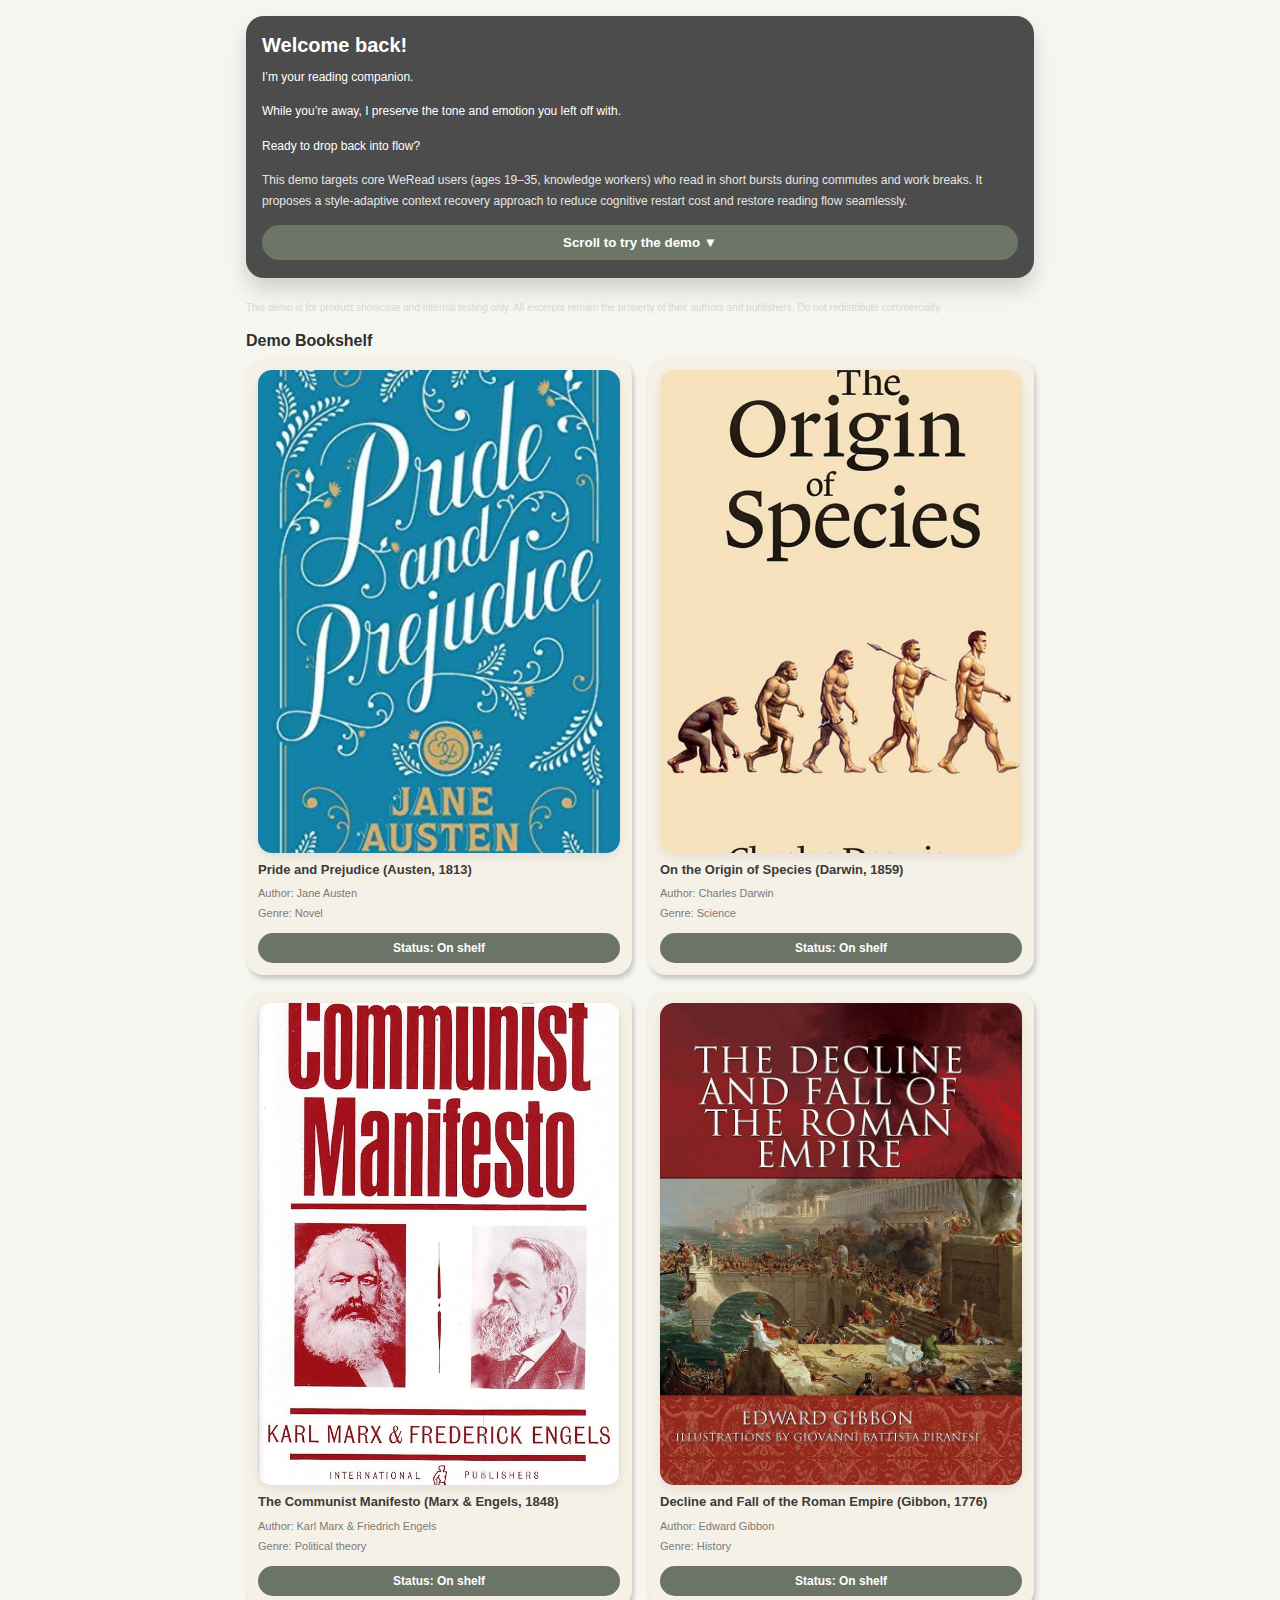
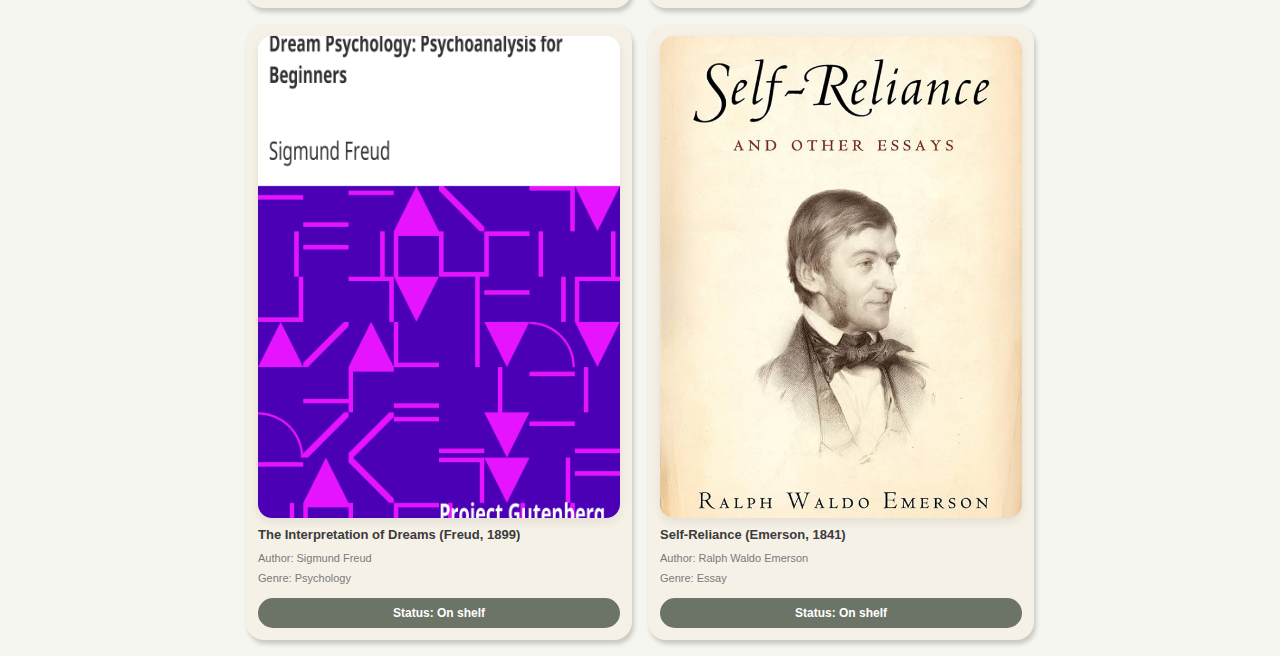
<file: index.html>
<!doctype html>
<html lang="en">
<head>
  <meta charset="UTF-8" />
  <meta name="viewport" content="width=device-width, initial-scale=1" />
  <meta http-equiv="Cache-Control" content="no-store" />
  <title>Reading Continuity Demo</title>
  <link rel="stylesheet" href="styles.css" />
</head>
<body class="library-page">
  <header>
    <div class="hero">
      <h1>Welcome back!</h1>
      <p class="subtitle">I’m your reading companion.</p>
      <p class="subtitle">While you’re away, I preserve the tone and emotion you left off with.</p>
      <p class="subtitle">Ready to drop back into flow?</p>
      <p>This demo targets core WeRead users (ages 19–35, knowledge workers) who read in short bursts during commutes and work breaks. It proposes a style-adaptive context recovery approach to reduce cognitive restart cost and restore reading flow seamlessly.</p>
      <button class="hero-cta">Scroll to try the demo <span aria-hidden="true">▼</span></button>
    </div>
  </header>

  <main>
    <p class="disclaimer">This demo is for product showcase and internal testing only. All excerpts remain the property of their authors and publishers. Do not redistribute commercially.</p>
    <section class="library">
      <h2>Demo Bookshelf</h2>
      <div class="shelf">
        <a class="book" href="reader.html?file=bird.txt">
          <img class="cover" src="assets/covers/bird.jpg?v=3" alt="Pride and Prejudice cover" loading="lazy" />
          <div class="title">Pride and Prejudice (Austen, 1813)</div>
          <div class="author">Author: Jane Austen</div>
          <div class="genre">Genre: Novel</div>
          <div class="status">Status: On shelf</div>
        </a>
        <a class="book" href="reader.html?file=logic.txt">
          <img class="cover" src="assets/covers/logic.jpg?v=3" alt="On the Origin of Species cover" loading="lazy" />
          <div class="title">On the Origin of Species (Darwin, 1859)</div>
          <div class="author">Author: Charles Darwin</div>
          <div class="genre">Genre: Science</div>
          <div class="status">Status: On shelf</div>
        </a>
        <a class="book" href="reader.html?file=frog.txt">
          <img class="cover" src="assets/covers/frog.jpg?v=3" alt="The Communist Manifesto cover" loading="lazy" />
          <div class="title">The Communist Manifesto (Marx & Engels, 1848)</div>
          <div class="author">Author: Karl Marx &amp; Friedrich Engels</div>
          <div class="genre">Genre: Political theory</div>
          <div class="status">Status: On shelf</div>
        </a>
        <a class="book" href="reader.html?file=ming.txt">
          <img class="cover" src="assets/covers/ming.jpg?v=3" alt="Decline and Fall of the Roman Empire cover" loading="lazy" />
          <div class="title">Decline and Fall of the Roman Empire (Gibbon, 1776)</div>
          <div class="author">Author: Edward Gibbon</div>
          <div class="genre">Genre: History</div>
          <div class="status">Status: On shelf</div>
        </a>
        <a class="book" href="reader.html?file=talk.txt">
          <img class="cover" src="assets/covers/talk.jpg?v=3" alt="The Interpretation of Dreams cover" loading="lazy" />
          <div class="title">The Interpretation of Dreams (Freud, 1899)</div>
          <div class="author">Author: Sigmund Freud</div>
          <div class="genre">Genre: Psychology</div>
          <div class="status">Status: On shelf</div>
        </a>
        <a class="book" href="reader.html?file=up.txt">
          <img class="cover" src="assets/covers/up.jpg?v=3" alt="Self-Reliance cover" loading="lazy" />
          <div class="title">Self-Reliance (Emerson, 1841)</div>
          <div class="author">Author: Ralph Waldo Emerson</div>
          <div class="genre">Genre: Essay</div>
          <div class="status">Status: On shelf</div>
        </a>
      </div>
    </section>
  </main>
</body>
</html>
</file>
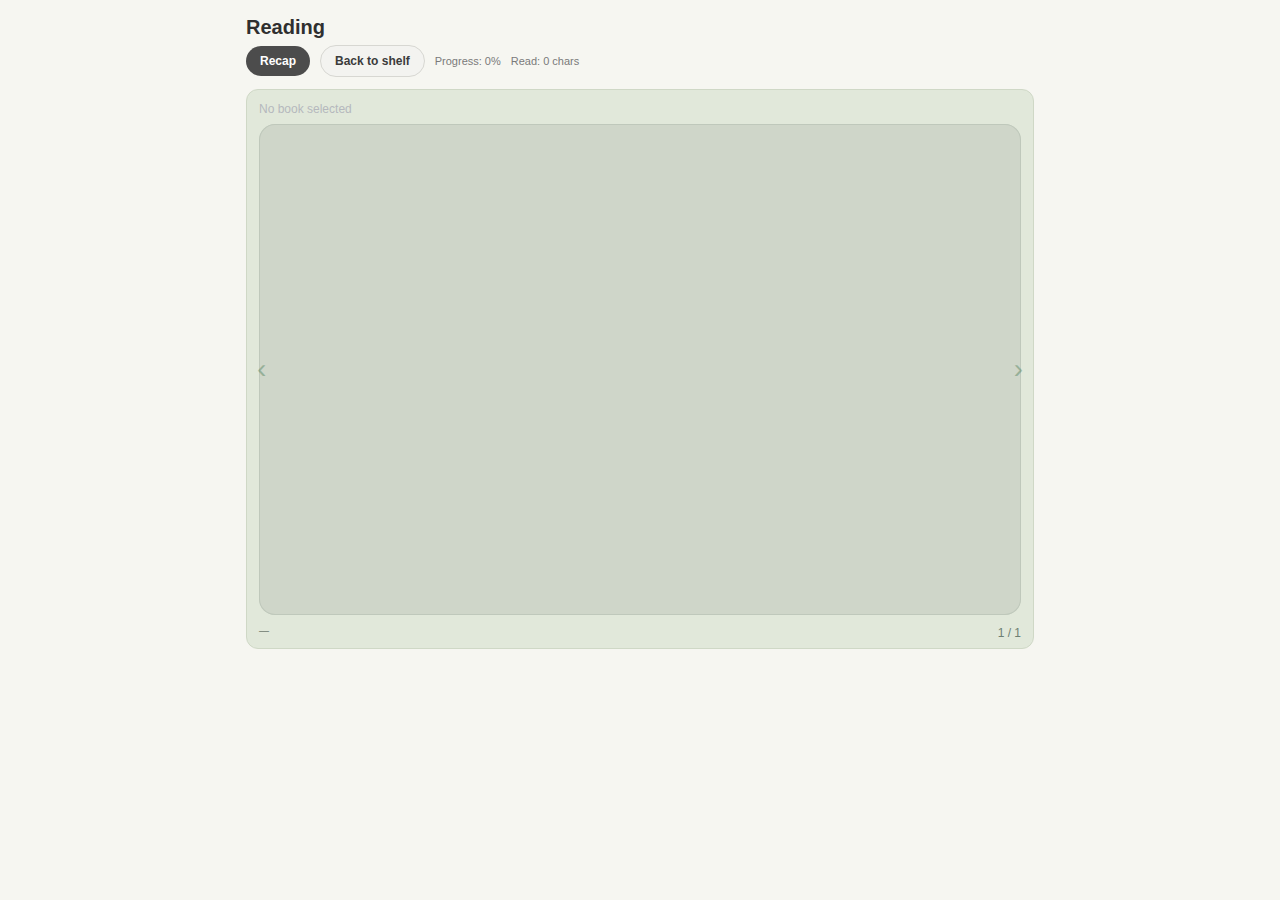
<file: reader.html>
<!doctype html>
<html lang="en">
<head>
  <meta charset="UTF-8" />
  <meta name="viewport" content="width=device-width, initial-scale=1" />
  <meta http-equiv="Cache-Control" content="no-store" />
  <title>Reading</title>
  <link rel="stylesheet" href="styles.css" />
</head>
<body>
  <header>
    <h1 id="title">Reading</h1>
    <div class="reader-controls">
      <button class="pill" id="recapBtn" disabled>Recap</button>
      <a class="pill light" href="index.html">Back to shelf</a>
      <span class="progress-inline" id="progressText">Progress: 0%</span>
      <span class="progress-inline" id="readScope">Read: 0 chars</span>
    </div>
  </header>

  <main>
    <section class="controls" style="display:none"></section>

    <section class="reader" id="readerWrap">
      <div id="readerTitle">Loading…</div>
      <!-- front matter removed -->
      <div id="reader" class="reader-page"></div>
      <div id="copyright" class="copyright">—</div>
      <div class="tap-zone left" id="prevZone"></div>
      <div class="tap-zone right" id="nextZone"></div>
      <div class="page-indicator" id="pageIndicator">1 / 1</div>
      <div class="nav-arrow left">‹</div>
      <div class="nav-arrow right">›</div>
    </section>

    <div id="recapModal" class="modal hidden">
      <div class="modal-content">
        <div class="modal-header">
          <h2>Recap</h2>
          <button id="closeModal">Close</button>
        </div>
        <div class="recap-box">
          <div class="recap-item" id="recapSingle">
            <!-- title removed -->
            <div class="loading" id="recapLoading" style="display:none;">
              <span class="spinner"></span>
              <span>Generating recap...</span>
            </div>
            <p id="summary">—</p>
          </div>
          <div class="recap-item" id="roleBlock" style="display:none;">
            <h3>Role description (Step 1)</h3>
            <p id="roleDef">—</p>
          </div>
          <div class="recap-item">
            <p id="confidence" class="privacy-note">🔒 Privacy mode: the recap is generated only from local context; the full book is not uploaded. AI output is for memory assistance—please refer to the original text.</p>
          </div>
        </div>
      </div>
    </div>
  </main>

  <script>
  const recapBtn = document.getElementById('recapBtn');
  const reader = document.getElementById('reader');
  const readerWrap = document.getElementById('readerWrap');
  const readerTitle = document.getElementById('readerTitle');
  const progressText = document.getElementById('progressText');
  const readScope = document.getElementById('readScope');
  const summaryEl = document.getElementById('summary');
  const recapSingle = document.getElementById('recapSingle');
  const recapABCBlocks = Array.from(document.querySelectorAll('.recap-abc'));
  const recapLoading = document.getElementById('recapLoading');
  const roleBlock = document.getElementById('roleBlock');
  const roleDefEl = document.getElementById('roleDef');
  // keywords/lead removed for backend output
  const pageIndicator = document.getElementById('pageIndicator');
  const copyright = document.getElementById('copyright');
  const prevZone = document.getElementById('prevZone');
  const nextZone = document.getElementById('nextZone');
  const recapModal = document.getElementById('recapModal');
  const closeModal = document.getElementById('closeModal');
  const titleEl = document.getElementById('title');

  let fullText = '';
  let pages = [];
  let pageIndex = 0;
  let bookId = '';
  let lastRecapPage = -1;

  const IS_LOCAL = ['localhost', '127.0.0.1'].includes(location.hostname);
  const API_URL = IS_LOCAL
    ? 'http://localhost:8787/recap'
    : 'https://style-adaptive-reading-assistant-backend.onrender.com/recap';
  prevZone.addEventListener('click', () => flipPage(-1));
  nextZone.addEventListener('click', () => flipPage(1));
  recapBtn.addEventListener('click', openRecap);
  closeModal.addEventListener('click', () => recapModal.classList.add('hidden'));

  // swipe
  let startX = 0;
  readerWrap.addEventListener('touchstart', (e) => {
    startX = e.touches[0].clientX;
  }, { passive: true });
  readerWrap.addEventListener('touchend', (e) => {
    const endX = e.changedTouches[0].clientX;
    const dx = endX - startX;
    if (Math.abs(dx) > 40) {
      if (dx < 0) flipPage(1);
      else flipPage(-1);
    }
  });

  // long press recap
  let pressTimer = null;
  readerWrap.addEventListener('touchstart', () => {
    pressTimer = setTimeout(openRecap, 500);
  });
  readerWrap.addEventListener('touchend', () => clearTimeout(pressTimer));
  readerWrap.addEventListener('touchmove', () => clearTimeout(pressTimer));

  // save on background
  document.addEventListener('visibilitychange', () => {
    if (document.hidden) saveState();
  });

  const BOOK_TITLES = {
    'ming.txt': 'Decline and Fall of the Roman Empire (Gibbon, 1776)',
    'bird.txt': 'Pride and Prejudice (Austen, 1813)',
    'logic.txt': 'On the Origin of Species (Darwin, 1859)',
    'up.txt': 'Self-Reliance (Emerson, 1841)',
    'talk.txt': 'The Interpretation of Dreams (Freud, 1899)',
    'frog.txt': 'The Communist Manifesto (Marx & Engels, 1848)'
  };
  const BOOK_COPYRIGHT = {
    'ming.txt': 'Decline and Fall of the Roman Empire — Edward Gibbon. Excerpt used for demo; please support the original work.',
    'logic.txt': 'On the Origin of Species — Charles Darwin. Excerpt used for demo; please support the original work.',
    'bird.txt': 'Pride and Prejudice — Jane Austen. Excerpt used for demo; please support the original work.',
    'frog.txt': 'The Communist Manifesto — Karl Marx & Friedrich Engels. Excerpt used for demo; please support the original work.',
    'talk.txt': 'The Interpretation of Dreams — Sigmund Freud. Excerpt used for demo; please support the original work.',
    'up.txt': 'Self-Reliance — Ralph Waldo Emerson. Excerpt used for demo; please support the original work.'
  };

  const params = new URLSearchParams(location.search);
  const file = params.get('file');
  if (!file) {
    readerTitle.textContent = 'No book selected';
  } else {
    bookId = file;
    const title = BOOK_TITLES[file] || file;
    titleEl.textContent = title;
    readerTitle.textContent = `Title: ${title}`;
    copyright.textContent = BOOK_COPYRIGHT[file] || '';
    loadSample(file);
  }

  async function loadSample(fileName) {
    const title = BOOK_TITLES[fileName] || fileName;
    titleEl.textContent = title;
    readerTitle.textContent = `Title: ${title}`;
    const safeName = encodeURIComponent(fileName);
    const res = await fetch(`samples/${safeName}`);
    if (!res.ok) {
      readerTitle.textContent = `Load failed (${res.status})`;
      return;
    }
    const text = await res.text();
    loadText(text);

    // restore last position & auto recap
    const state = loadState();
    if (state && typeof state.pageIndex === 'number') {
      pageIndex = Math.min(state.pageIndex, pages.length - 1);
      renderPage();
      lastRecapPage = typeof state.lastRecapPage === 'number' ? state.lastRecapPage : -1;
    }
  }

  function loadText(text) {
    fullText = sanitize(text);
    pages = paginateWithToc(fullText, 2700);
    pageIndex = 0;
    renderPage();
    recapBtn.disabled = false;
  }

  function renderPage() {
    const page = pages[pageIndex] || '';
    reader.innerHTML = formatPage(page);
    if (!reader.textContent.trim()) {
      reader.textContent = page;
    }
    pageIndicator.textContent = `${pageIndex + 1} / ${pages.length || 1}`;
    updateProgress();
  }

  function flipPage(dir) {
    if (!pages.length) return;
    const next = Math.min(Math.max(0, pageIndex + dir), pages.length - 1);
    if (next === pageIndex) return;
    reader.classList.add(dir > 0 ? 'turn-next' : 'turn-prev');
    setTimeout(() => {
      pageIndex = next;
      renderPage();
      reader.classList.remove('turn-next', 'turn-prev');
      saveState();
      window.scrollTo({ top: 0, behavior: 'instant' });
    }, 200);
  }

  function updateProgress() {
    if (!pages.length) return;
    const readChars = pages.slice(0, pageIndex + 1).join('').length;
    const progress = Math.min(1, readChars / fullText.length);
    progressText.textContent = `Progress: ${Math.round(progress * 100)}%`;
    readScope.textContent = `Read: ${readChars} chars`;
  }

  async function openRecap() {
    if (!pages.length) return;
    const start = Math.max(0, lastRecapPage + 1);
    const end = pageIndex;
    const rawText = pages.slice(start, end + 1).join('');
    const text = rawText.slice(-4000);
    if (!text.trim()) return;

    recapModal.classList.remove('hidden');
    try {
      recapSingle.style.display = 'block';
      roleBlock.style.display = 'none';
      recapLoading.style.display = 'flex';
      summaryEl.textContent = '';
      const r = await fetch(API_URL, {
        method: 'POST',
        headers: { 'Content-Type': 'application/json' },
        body: JSON.stringify({ text, bookId })
      });
      const data = await r.json();
      recapLoading.style.display = 'none';
      let out = data.output || data.error || '—';
      out = out.replace(/^\s*(summary[:：]|quick recap[:：]|recap[:：]|overview[:：])\s*/i, '');
      out = out.replace(/^(this (section|passage|part) (describes|covers|summarizes).{0,60}?[:：]?\s*)/i, '');
      summaryEl.textContent = out || '—';
      lastRecapPage = pageIndex;
      saveState();
    } catch (e) {
      recapLoading.style.display = 'none';
      summaryEl.textContent = 'Backend request failed: ' + String(e);
    }
  }

  function saveState() {
    if (!bookId || !pages.length) return;
    const state = {
      pageIndex,
      lastRecapPage,
      updatedAt: Date.now()
    };
    localStorage.setItem(`recap:${bookId}`, JSON.stringify(state));
  }

  function loadState() {
    try {
      const raw = localStorage.getItem(`recap:${bookId}`);
      return raw ? JSON.parse(raw) : null;
    } catch (e) { return null; }
  }

  function sanitize(text) {
    let t = text.replace(/\r/g, '');
    // normalize multiple blank lines: default max 2
    t = t.replace(/\n{3,}/g, '\n\n');

    // keep paragraph breaks, but merge single line breaks inside paragraphs
    // 1) protect paragraph breaks
    const PAR = '__PARA__';
    t = t.replace(/\n\n+/g, `\n${PAR}\n`);
    // 2) merge remaining single newlines into spaces
    t = t.replace(/\n+/g, ' ');
    // 3) restore paragraph breaks
    t = t.replace(new RegExp(`\\s*${PAR}\\s*`, 'g'), '\n\n');

    // if contains contents/foreword section, compress blank lines within those parts to 1
    if (/^\s*contents/m.test(t) || /^\s*(foreword|preface|introduction)/mi.test(t)) {
      t = t.replace(/(contents[\s\S]*?)(\n{3,})/gi, (m, p1) => p1.replace(/\n{2,}/g, '\n'));
      t = t.replace(/((foreword|preface|introduction)[\s\S]*?)(\n{3,})/gi, (m, p1) => p1.replace(/\n{2,}/g, '\n'));
    }
    return t.trim();
  }

  function paginate(text, size) {
    const pages = [];
    for (let i = 0; i < text.length; i += size) {
      let chunk = text.slice(i, i + size);
      // avoid ending a page with a single-letter token
      if (/\b[A-Za-z]\b\s*$/.test(chunk) && i + size < text.length) {
        // move the last single letter to the next page by trimming it here
        chunk = chunk.replace(/\b([A-Za-z])\b\s*$/, '');
        // adjust next page start by rewinding one character
        i -= 1;
      }
      pages.push(chunk);
    }

    // post-process: avoid starting a page with a single-letter token
    for (let p = 1; p < pages.length; p++) {
      const m = pages[p].match(/^\s*([A-Za-z])\s+/);
      if (m) {
        const letter = m[1];
        pages[p] = pages[p].replace(/^\s*([A-Za-z])\s+/, '');
        pages[p - 1] = (pages[p - 1] || '').replace(/\s*$/, '') + ' ' + letter + ' ';
      }
    }
    return pages;
  }

  function findFirstChapterIndex(text){
    const lines = text.split('\n');
    let offset = 0;
    for (const line of lines) {
      const trimmed = line.trim();
      if (/^contents/i.test(trimmed)) { offset += line.length + 1; continue; }
      if (/^(chapter|part|book)\s+[\divxlc]+/i.test(trimmed)) {
        return offset;
      }
      offset += line.length + 1;
    }
    return -1;
  }

  function paginateWithToc(text, size){
    return paginate(text, size);
  }

  function escapeHtml(str){
    return str.replace(/[&<>]/g, s => ({'&':'&amp;','<':'&lt;','>':'&gt;'}[s]));
  }

  function formatPage(text){
    let lines = text.split('\n');
    const merged = [];
    for (let i = 0; i < lines.length; i++) {
      const raw = lines[i];
      const line = raw.trim();
      if (!line) { merged.push(''); continue; }
      // merge single-character lines into next line
      if (line.length === 1 && i + 1 < lines.length) {
        lines[i + 1] = raw + lines[i + 1];
        continue;
      }
      merged.push(raw);
    }

    // fix orphan single letters at line start/end (display only; text not modified)
    for (let i = 0; i < merged.length; i++) {
      let cur = merged[i];
      if (!cur || !cur.trim()) continue;

      // if line starts with a single letter token, attach to previous line
      if (i > 0) {
        const m = cur.match(/^\s*([A-Za-z])\s+(.*)$/);
        if (m && merged[i - 1] && merged[i - 1].trim()) {
          merged[i - 1] = merged[i - 1].replace(/\s+$/,'') + m[1];
          cur = m[2];
        }
      }

      // if line ends with a single letter token, attach to next line
      if (i + 1 < merged.length) {
        const m2 = cur.match(/^(.*?)(?:\s|^)([A-Za-z])\s*$/);
        if (m2 && m2[1] && merged[i + 1] && merged[i + 1].trim()) {
          merged[i + 1] = m2[2] + merged[i + 1];
          cur = m2[1];
        }
      }

      merged[i] = cur;
    }

    const out = [];
    for (const raw of merged) {
      const line = raw.trim();
      if (!line) { out.push('<div class="para-gap"></div>'); continue; }
      if (isHeading(line)) {
        out.push(`<h2><strong>${escapeHtml(raw)}</strong></h2>`);
      } else {
        out.push(`<div>${escapeHtml(raw)}</div>`);
      }
    }
    return out.join('\n');
  }

  function isHeading(line){
    return /^(chapter|part|book)\s+[\divxlc]+|^(contents|preface|foreword|introduction|prologue|epilogue|appendix|afterword)/i.test(line);
  }

  function summarize(text) {
    const sentences = text.split(/(?<=[.!?])\s*/).filter(Boolean);
    const freq = wordFreq(text);
    const scored = sentences.map(s => ({ s, score: scoreSentence(s, freq) }))
      .sort((a,b) => b.score - a.score)
      .slice(0, 3)
      .map(x => x.s.trim());

    const keywords = Object.entries(freq)
      .sort((a,b) => b[1] - a[1])
      .slice(0, 8)
      .map(([w]) => w);

    return { summary: scored.join(' '), keywords, lead: scored[0] || '' };
  }

  function wordFreq(text) {
    const tokens = tokenize(text);
    const stop = new Set(['the','a','an','and','or','but','if','then','so','because','as','of','to','in','on','for','with','by','at','from','into','out','about','over','under','this','that','these','those','is','are','was','were','be','been','being','it','its','their','they','them','we','you','he','she','his','her','not','no','can','could','should','would','may','might','will','just','more','most','some','any','each','other']);
    const freq = {};
    for (const t of tokens) {
      if (stop.has(t)) continue;
      freq[t] = (freq[t] || 0) + 1;
    }
    return freq;
  }

  function tokenize(text) {
    const cleaned = text.replace(/[\d\p{P}\p{S}]/gu, ' ');
    const hasSpaces = /\s/.test(cleaned);
    if (hasSpaces) return cleaned.toLowerCase().split(/\s+/).filter(t => t.length >= 2);
    const chars = cleaned.replace(/\s+/g, '');
    const grams = [];
    for (let i = 0; i < chars.length - 1; i++) {
      const gram = chars.slice(i, i + 2);
      grams.push(gram);
    }
    return grams;
  }

  function scoreSentence(sentence, freq) {
    const tokens = tokenize(sentence);
    return tokens.reduce((sum, t) => sum + (freq[t] || 0), 0);
  }
  </script>
</body>
</html>
</file>
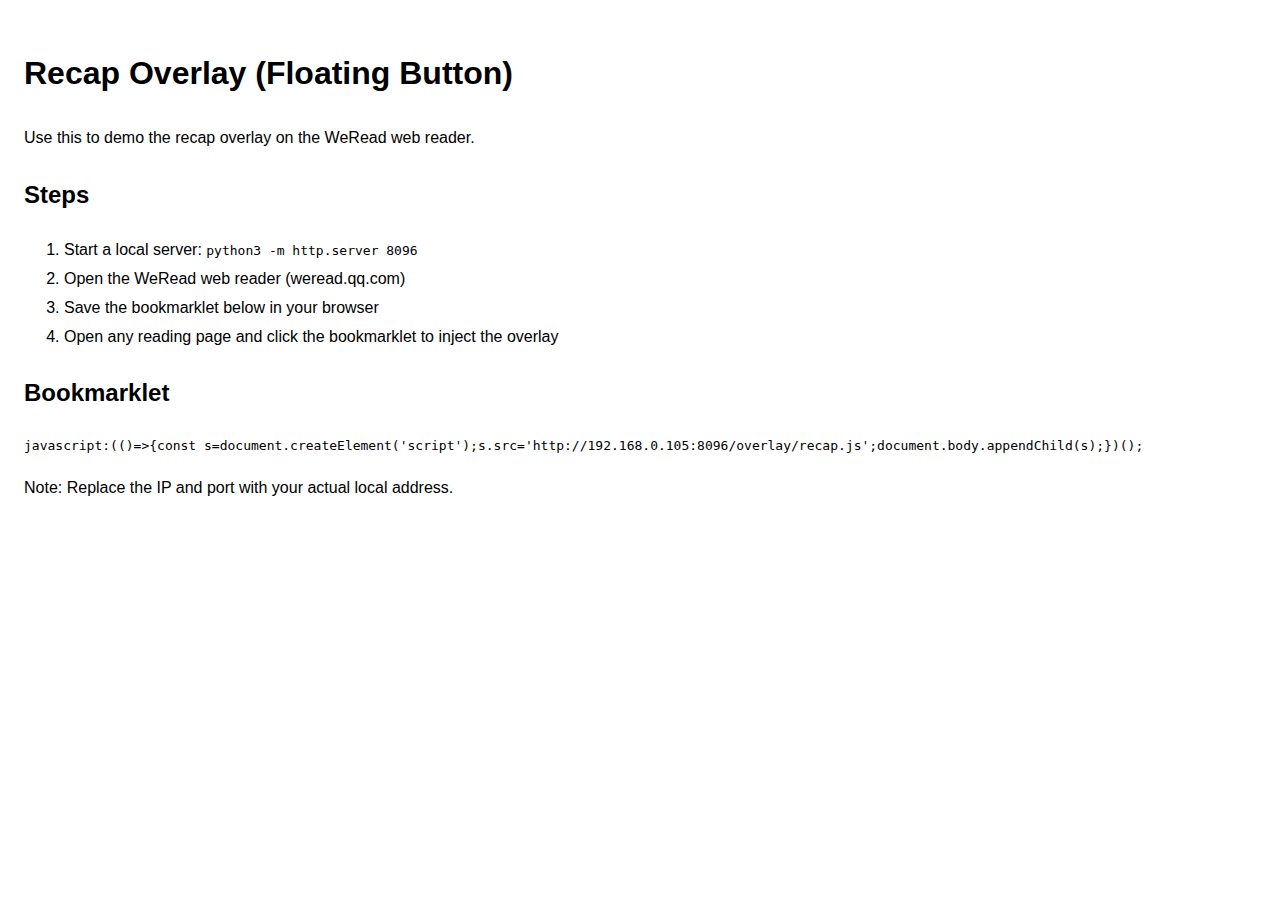
<file: overlay/README.html>
<!doctype html>
<html lang="en">
<head><meta charset="UTF-8"/><meta name="viewport" content="width=device-width, initial-scale=1"/><title>Recap Overlay Guide</title></head>
<body style="font-family:-apple-system,BlinkMacSystemFont,Helvetica Neue,sans-serif;line-height:1.8;padding:16px;">
<h1>Recap Overlay (Floating Button)</h1>
<p>Use this to demo the recap overlay on the WeRead web reader.</p>
<h2>Steps</h2>
<ol>
<li>Start a local server: <code>python3 -m http.server 8096</code></li>
<li>Open the WeRead web reader (weread.qq.com)</li>
<li>Save the bookmarklet below in your browser</li>
<li>Open any reading page and click the bookmarklet to inject the overlay</li>
</ol>
<h2>Bookmarklet</h2>
<pre>javascript:(()=>{const s=document.createElement('script');s.src='http://192.168.0.105:8096/overlay/recap.js';document.body.appendChild(s);})();</pre>
<p>Note: Replace the IP and port with your actual local address.</p>
</body></html>
</file>
<file: styles.css>
:root {
  --bg: #f6f6f1;
  --card: #eaf7ee;
  --text: #1f2b24;
  --muted: #5c7365;
  --accent: #4caf67;
  --ink: #2f2f2f;
  --sage: #cfd8cc;
  --pill: #6b7466;
  --cream: #f6f1e7;
}
* { box-sizing: border-box; }
body {
  margin: 0;
  font-family: -apple-system, BlinkMacSystemFont, "PingFang SC", "Helvetica Neue", sans-serif;
  background: var(--bg);
  color: var(--text);
  padding: 16px;
  max-width: 820px;
  margin: 0 auto;
}

body.library-page{
  background: var(--bg);
  color: var(--ink);
}
body.library-page header h1{ color: #ffffff; }
body.library-page .subtitle{ color: #ffffff; font-size: 12px; }
body.library-page section{ background: transparent; border: 0; padding: 0; }
body.library-page .book{ background: var(--cream); border: 0; }
body.library-page .book .cover{ background:#f2f2f2; }
body.library-page .book .title{ color: #3b3b3b; }
header { margin-bottom: 12px; }
header h1 { margin: 0 0 6px; font-size: 20px; color: #2f2f2f; }
.subtitle { margin: 6px 0 0; color: var(--muted); font-size: 12px; line-height: 1.6; }
.hero{ background:#4c4c4c; color:#f2f2f2; border-radius:18px; padding:18px 16px; box-shadow:0 12px 20px rgba(0,0,0,0.15); }
.hero h1{ margin:0 0 10px; font-size:20px; color:#ffffff; }
.hero p{ margin:0 0 14px; font-size:12px; line-height:1.7; color:#e6e6e6; }
.hero-cta{ width:100%; background:#6d7567; color:#fff; border:0; border-radius:999px; padding:10px 0; font-weight:600; }
.disclaimer{ margin:10px 0 0; font-size:10px; line-height:1.6; color:#cfcfcf; opacity:0.8; }
main { display: grid; gap: 16px; }
section { background: #e1e8da; border-radius: 12px; padding: 12px; border: 1px solid #cfd8c6; }
.controls .row { display: flex; gap: 8px; align-items: center; margin-top: 8px; flex-wrap: wrap; }
.controls .row.small { color: var(--muted); font-size: 12px; }
.test-row .label{ color:#8aa0c2; }
.test-btn{ padding:4px 8px; border-radius:6px; background:#eef3fb; border:1px solid #d8e4f7; color:#34507a; font-weight:600; cursor:pointer; }
.test-btn.active{ background:#2f6b3f; border-color:#2f6b3f; color:#fff; }
.test-hint{ color:#8aa0c2; }
button { background: var(--accent); color: #0b1a12; border: 0; padding: 10px 12px; border-radius: 8px; font-weight: 600; }
#closeModal{ background:#6b7466; color:#ffffff; border-radius:999px; padding:6px 14px; font-size:12px; }
.reader-controls{ display:flex; gap:10px; align-items:center; flex-wrap:wrap; margin:6px 0 10px; }
.reader-controls .pill{ background:#4c4c4c; color:#fff; border-radius:999px; padding:8px 14px; font-size:12px; font-weight:600; text-decoration:none; }
.reader-controls .pill.light{ background:#f3f3f0; color:#3b3b3b; border:1px solid #d7d7d2; }
.reader-controls .progress-inline{ font-size:11px; color:#7a7a7a; }
button[disabled] { background: #b9d2bf; color: #6f8376; }

.reader { position: relative; height: 560px; display: flex; flex-direction: column; }
/* front-matter removed */
.reader-page {
  flex: 1 1 auto;
  height: auto !important;
  max-height: none !important;
  min-height: 0 !important;
  overflow: hidden;
  padding: 18px 16px;
  background: #cfd6c9;
  border-radius: 16px;
  line-height: 1.6;
  font-size: 17px;
  letter-spacing: 0.2px;
  color: #2f2f2f;
  box-shadow: inset 0 0 0 1px #bfc8bb;
  transition: transform 220ms ease, opacity 220ms ease;
  white-space: pre-wrap;
}

.reader-page .para-gap{ height: 1em; }

.reader-page h2{
  margin: 12px 0 8px;
  font-size: 20px;
  font-weight: 700;
  color: #2f7a45;
}
.reader-page.turn-next { transform: translateX(-8px); opacity: 0.4; }
.reader-page.turn-prev { transform: translateX(8px); opacity: 0.4; }
.copyright{ margin-top:10px; font-size:10px; color:#6f7a6f; flex: 0 0 auto; }
#readerTitle { margin-bottom: 8px; color: #b5b8bd; font-size: 12px; flex: 0 0 auto; }
.tap-zone { position: absolute; top: 16px; bottom: 16px; width: 45%; }
.tap-zone.left { left: 0; }
.tap-zone.right { right: 0; }
.page-indicator { position: absolute; right: 12px; bottom: 8px; font-size: 12px; color: #6d7f73; }
.nav-arrow{position:absolute;top:50%;transform:translateY(-50%);font-size:28px;color:#2f6b3f;opacity:.35;pointer-events:none;user-select:none}
.nav-arrow.left{left:10px}
.nav-arrow.right{right:10px}

.recap-box { display: grid; gap: 10px; }
.recap-item h3 { margin: 0 0 6px; font-size: 14px; color: #2f6b3f; }
.privacy-note{ font-size: 10px; color: #6aa078; opacity: 0.9; }
.loading{ display:flex; align-items:center; gap:8px; color:#6d7f73; font-size:12px; margin:6px 0; }
.spinner{ width:14px; height:14px; border:2px solid #cfe6d3; border-top-color:#2f6b3f; border-radius:50%; animation:spin 0.8s linear infinite; }
@keyframes spin{ to{ transform:rotate(360deg);} }
.keywords { display: flex; flex-wrap: wrap; gap: 6px; }
.keywords span { background: #e3f0e6; padding: 4px 8px; border-radius: 999px; font-size: 12px; color: #2f6b3f; }
footer { margin-top: 12px; text-align: center; color: var(--muted); }

.library h2 { margin: 0 0 8px; font-size: 16px; }
.shelf { display: grid; grid-template-columns: repeat(2, 1fr); gap: 16px; }
.book { background: var(--cream); color: var(--text); border-radius: 18px; padding: 12px; display: flex; flex-direction: column; gap: 8px; text-align: left; text-decoration: none; box-shadow: 2px 4px 4px rgba(43, 43, 43, 0.22); }
.book .cover { width: 100%; aspect-ratio: 3 / 4; object-fit: cover; border-radius: 14px; background: #f2f2f2; box-shadow: 0 4px 10px rgba(20,20,20,0.08); }
.book .title { font-size: 13px; color: #3b3b3b; line-height: 1.4; font-weight: 700; }
.book .author { font-size: 11px; color: #7a7a7a; }
.book .genre { font-size: 11px; color: #7a7a7a; }
.book .status { margin-top: 6px; background: var(--pill); color: #fff; border-radius: 999px; padding: 8px 0; text-align: center; font-size: 12px; font-weight: 600; }
.hint { margin: 8px 0 0; font-size: 12px; color: var(--muted); }

.modal { position: fixed; inset: 0; background: rgba(146, 161, 140, 0.35); display: grid; place-items: center; padding: 16px; z-index: 10; }
.modal.hidden { display: none; }
.modal-content { background: #e1e8da; border-radius: 12px; padding: 12px; width: 100%; max-width: 720px; height: 90vh; overflow-y: auto; border: 1px solid #cfd8c6; }
.modal-header { display: flex; justify-content: space-between; align-items: center; margin-bottom: 8px; }
</file>
